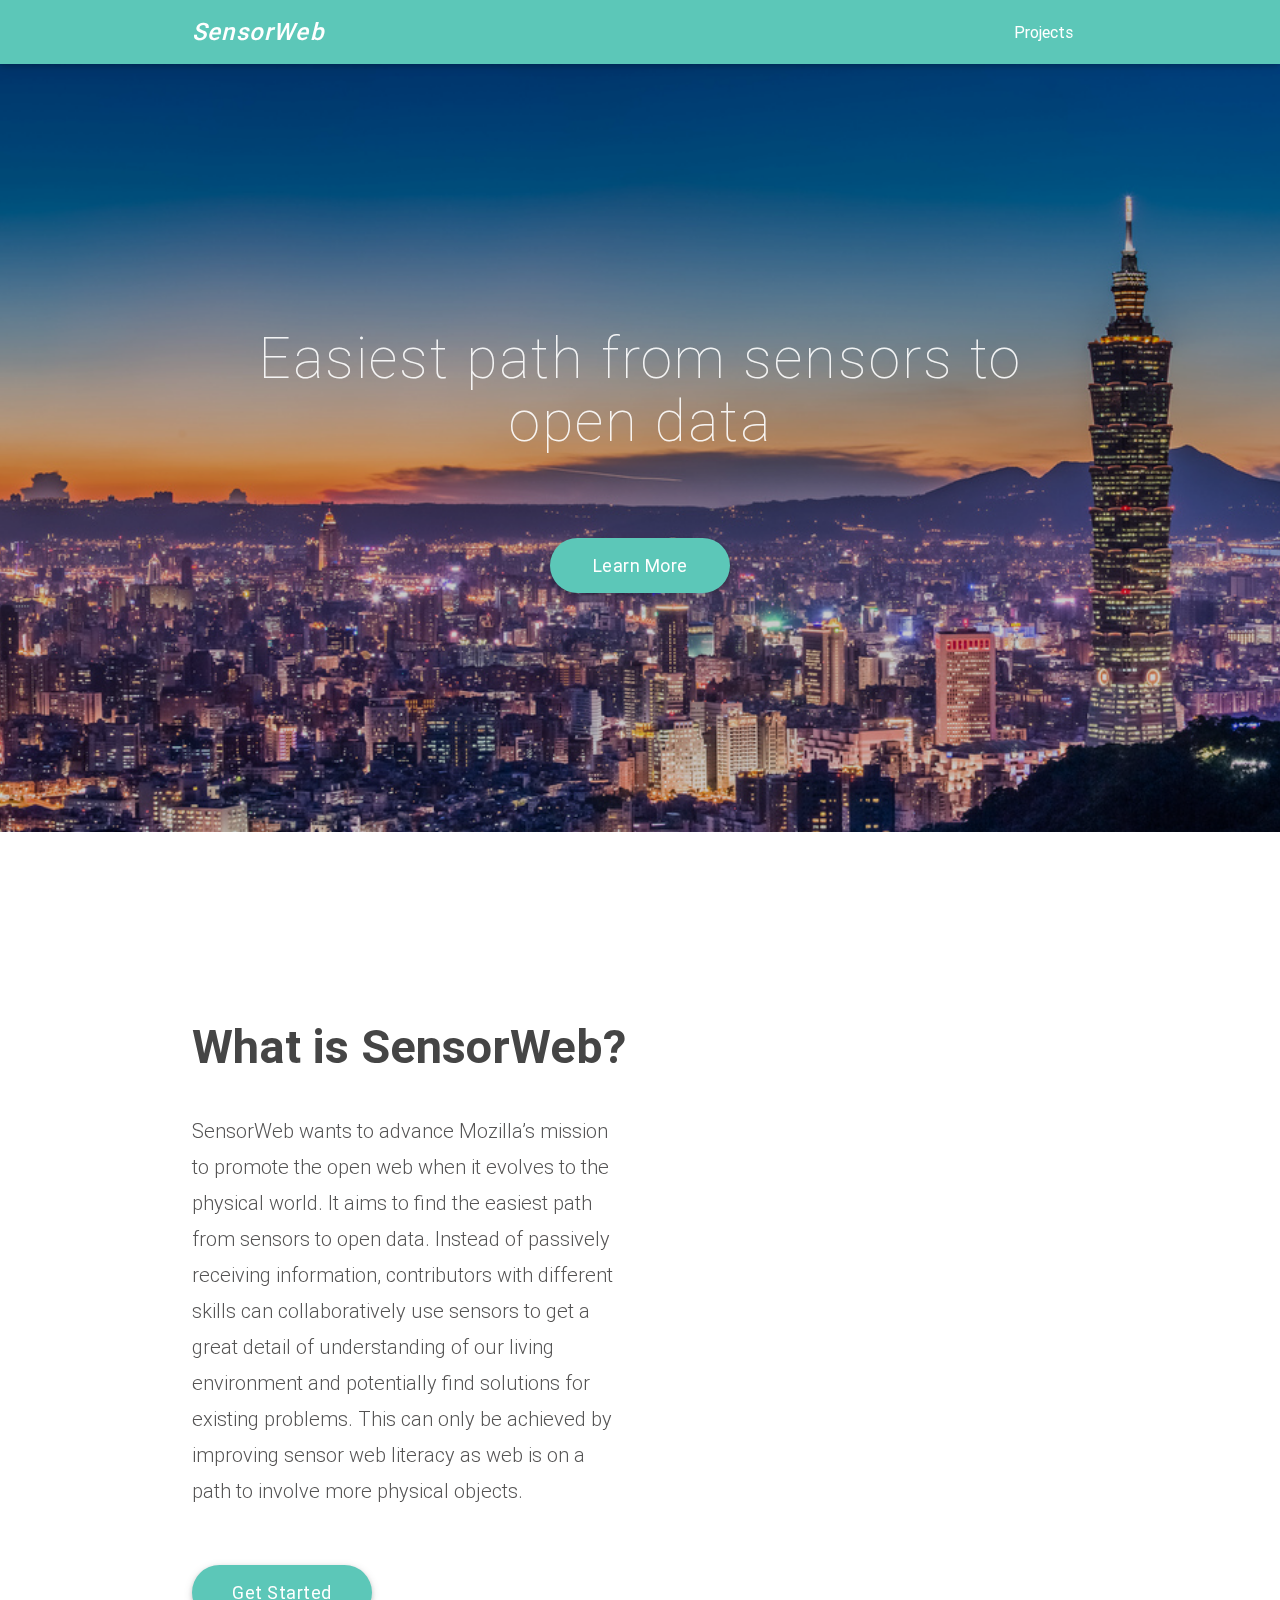
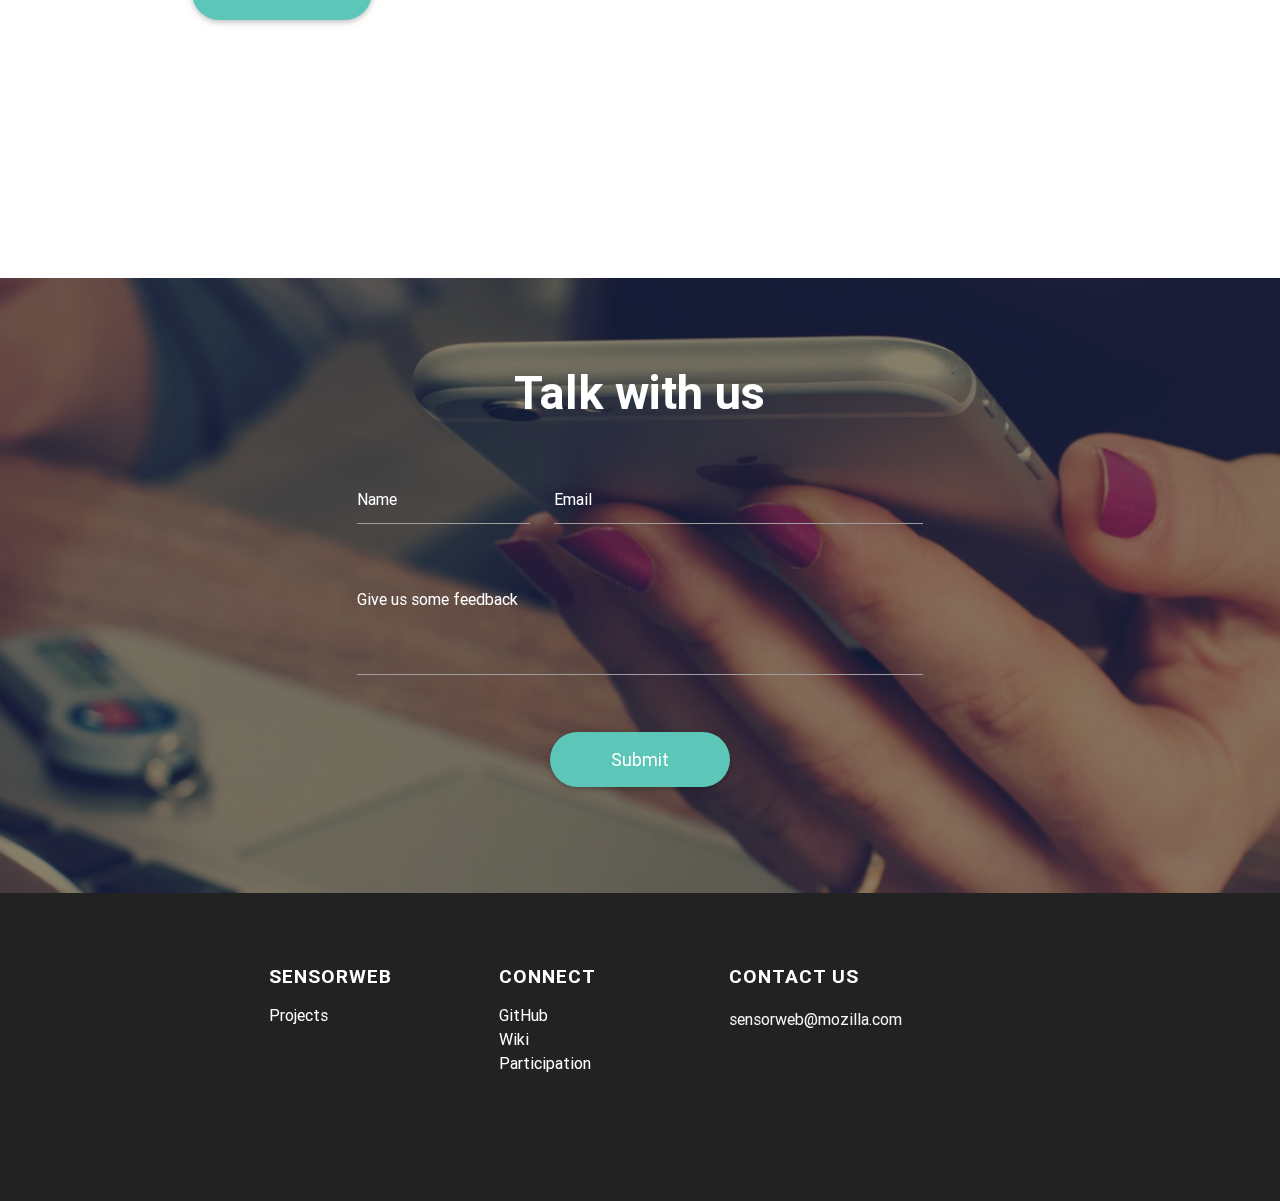
<file: index.html>
<!DOCTYPE html>
<html>
<head>
  <meta http-equiv="Content-Type" content="text/html; charset=UTF-8"/>
  <meta name="viewport" content="width=device-width, initial-scale=1, maximum-scale=1.0, user-scalable=no"/>
  <title>SensorWeb</title>
  <link href="https://fonts.googleapis.com/icon?family=Material+Icons" rel="stylesheet">
  <link href="css/materialize.css" type="text/css" rel="stylesheet" media="screen,projection"/>
  <link href="css/style.css" type="text/css" rel="stylesheet" media="screen,projection"/>
  <link href="css/index.css" type="text/css" rel="stylesheet" media="screen,projection"/>
</head>
<body>
  <div class="navbar-fixed">
    <nav class="teal" role="navigation">
      <div class="nav-wrapper container">
        <a id="logo-container" href="/" class="brand-logo">SensorWeb</a>
        <ul class="right hide-on-med-and-down">
          <li><a href="projects.html">Projects</a></li>
          <!-- <li><a href="documentation.html">Documentation</a></li>
          <li><a href="sensor-management.html">Login</a></li> -->
        </ul>

        <ul id="nav-mobile" class="side-nav">
          <li><a href="projects.html">Projects</a></li>
          <!-- <li><a href="documentation.html">Documentation</a></li>
          <li><a href="sensor-management.html">Login</a></li> -->
        </ul>
        <a href="#" data-activates="nav-mobile" class="button-collapse"><i class="material-icons">menu</i></a>
      </div>
    </nav>
  </div>

  <div id="index-banner" class="parallax-container valign-wrapper">
    <div class="section no-pad-bot">
      <div class="container">
        <div class="row center valign">
          <h2 class="header col s12 light">Easiest path from sensors to open data<br><br></h2>
          <a href="#what" id="learn" class="waves-effect waves-light btn-large">Learn More</a>
        </div>
      </div>
    </div>
    <div class="parallax"><img src="images/01_cover.png" alt="Unsplashed background img 1"></div>
  </div>
  
  <div class="container" id="what">
    <div class="section">
      <div class="row">
        <div class="col s12 l6">
          <h3>What is SensorWeb?</h3>
          <p class="contents">
            SensorWeb wants to advance Mozilla’s mission to promote the open web when it evolves to the physical world. It aims to find the easiest path from sensors to open data. Instead of passively receiving information, contributors with different skills can collaboratively use sensors to get a great detail of understanding of our living environment and potentially find solutions for existing problems. This can only be achieved by improving sensor web literacy as web is on a path to involve more physical objects. <br><br>
          </p>
          <a href="projects.html" class="waves-effect waves-light btn-large">Get Started</a><br><br><br><br>
        </div>
        <div class="col s12 l6">
          <div class="place-image1"></div>
        </div>
        <!-- <div class="col s12 m4">
          <div class="icon-block">
            <h2 class="center brown-text"><i class="material-icons">flash_on</i></h2>
            <h5 class="center">Speeds up development</h5>

            <p class="light">We did most of the heavy lifting for you to provide a default stylings that incorporate our custom components. Additionally, we refined animations and transitions to provide a smoother experience for developers.</p>
          </div>
        </div>

        <div class="col s12 m4">
          <div class="icon-block">
            <h2 class="center brown-text"><i class="material-icons">group</i></h2>
            <h5 class="center">User Experience Focused</h5>

            <p class="light">By utilizing elements and principles of Material Design, we were able to create a framework that incorporates components and animations that provide more feedback to users. Additionally, a single underlying responsive system across all platforms allow for a more unified user experience.</p>
          </div>
        </div>

        <div class="col s12 m4">
          <div class="icon-block">
            <h2 class="center brown-text"><i class="material-icons">settings</i></h2>
            <h5 class="center">Easy to work with</h5>

            <p class="light">We have provided detailed documentation as well as specific code examples to help new users get started. We are also always open to feedback and can answer any questions a user may have about Materialize.</p>
          </div>
        </div> -->
      </div>
    </div>
  </div>
  <div id="index-contact-banner" class="banner">
    <div class="container">
      <div class="section center">
        <div class="row">
          <div class="col s12 l8 offset-l2">
          <h3>Talk with us</h3>

          <script type="text/javascript">var submitted=false;</script>
          <iframe name="hidden_iframe" id="hidden_iframe"
          style="display:none;" onload="if(submitted)
          { $('#index-thx-modal').openModal();}"></iframe>
          <form class="col s12" action="https://docs.google.com/forms/d/1jepSMS0mLhVRAFuY4ykg7dmVYucxIdJrsvUBRQLGZ8Q/formResponse" method="POST" id="index-form" target="hidden_iframe" onsubmit="submitted=true;"><!--<ol role="list" class="ss-question-list" style="padding-left: 0">-->
            <!-- <ol role="list" class="ss-question-list" style="padding-left: 0"> -->
            <div class="row">
              <div class="input-field col l4 s12">
                <div class="ss-form-question errorbox-good" role="listitem">
                <div dir="auto" class="ss-item ss-item-required ss-text"><div class="ss-form-entry">
                <label class="ss-q-item-label" for="entry_299292777"><div class="title">Name
                <label for="itemView.getDomIdToLabel()" aria-label="(Required field)"></label>
                <!-- <span class="ss-required-asterisk" aria-hidden="true">*</span>--></div>
                <div class="ss-q-help ss-secondary-text" dir="auto"></div></label>
                <input name="entry.299292777" value="" class="ss-q-short" id="entry_299292777" dir="auto" aria-label="Name  " aria-required="true" required="" title="" type="text">
                <div class="error-message" id="1756832587_errorMessage"></div>
                <!-- <div class="required-message">This is a required question</div> -->
                </div></div></div>
              </div>
              <div class="input-field col l8 s12">
                <div class="ss-form-question errorbox-good" role="listitem">
                <div dir="auto" class="ss-item ss-item-required ss-text"><div class="ss-form-entry">
                <label class="ss-q-item-label" for="entry_1058767520"><div class="title">Email
                <label for="itemView.getDomIdToLabel()" aria-label="(Required field)"></label>
                <!-- <span class="ss-required-asterisk" aria-hidden="true">*</span>--></div>
                <div class="ss-q-help ss-secondary-text" dir="auto"></div></label>
                <input name="entry.1058767520" value="" class="validate" id="entry_1058767520" dir="auto" aria-label="Email  Must be a valid email address" aria-required="true" required="" title="Must be a valid email address" type="email">
                <!-- <div class="error-message" id="1669180992_errorMessage">Must be a valid email address</div> -->
                <!-- <div class="required-message">This is a required question</div> -->
                </div></div></div>
              </div>
            </div>

            <div class="row">
              <div class="input-field col s12">
                <div class="ss-form-question errorbox-good" role="listitem">
                <div dir="auto" class="ss-item  ss-paragraph-text"><div class="ss-form-entry">
                <label class="ss-q-item-label" for="entry_504531199"><div class="title">Give us some feedback
                </div>
                <div class="ss-q-help ss-secondary-text" dir="auto"></div></label>
                <textarea name="entry.504531199" rows="8" cols="0" class="materialize-textarea" id="entry_504531199" dir="auto" aria-label="Feedback  "></textarea>
                <div class="error-message" id="1636085953_errorMessage"></div>
                <!-- <div class="required-message">This is a required question</div> -->
                </div></div></div>
              </div>
            </div>
            <div class="row">
              <div class="input-field col s12">
                <input name="draftResponse" value="[,,&quot;-1074461895148433604&quot;]
                " type="hidden">
                <input name="pageHistory" value="0" type="hidden">

                <input name="fvv" value="0" type="hidden">


                <input name="fbzx" value="-1074461895148433604" type="hidden">

                <!-- <div class="ss-item ss-navigate"><table id="navigation-table"><tbody><tr><td class="ss-form-entry goog-inline-block" id="navigation-buttons" dir="ltr"> -->
                <input name="submit" value="Submit" id="ss-submit" class="waves-effect waves-light btn-large" type="submit">
              </div>
            </div>
            <!-- <div class="ss-password-warning ss-secondary-text">Never submit passwords through Google Forms.</div></td> -->
            <!-- </tr></tbody></table></div></ol> -->
          </form>
          <!-- <iframe  src="https://docs.google.com/forms/d/1jepSMS0mLhVRAFuY4ykg7dmVYucxIdJrsvUBRQLGZ8Q/viewform?embedded=true" width="70%" height="600" frameborder="0" marginheight="0" marginwidth="0">Loading...</iframe> -->
          </div>
        </div>
      </div>
    </div>
  </div>

  <!-- Modal Structure -->
  <div id="index-thx-modal" class="modal">
    <div class="modal-content">
      <h4>Thanks for the feedback</h4>
      <p>We really appriciate your feedback!!</p>
    </div>
  </div>

  <footer class="page-footer teal">
    <div class="container">
      <div class="row">
        <div class="col l3 s12 offset-l1">
          <h5 class="white-text head">SensorWeb</h5>
          <ul>
            <li><a class="white-text" href="projects.html">Projects</a></li>
          </ul>
        </div>
        <div class="col l3 s12">
          <h5 class="white-text head">Connect</h5>
          <ul>
            <li><a class="white-text" href="https://github.com/sensor-web" target="_blank">GitHub</a></li>
            <li><a class="white-text" href="https://wiki.mozilla.org/SensorWeb" target="_blank">Wiki</a></li>
            <li><a class="white-text" href="https://wiki.mozilla.org/Connected_Devices/Participation" target="_blank">Participation</a></li>
          </ul>
        </div>
        <div class="col l4 s12">
          <h5 class="white-text head">Contact Us</h5>
          <p class="grey-text text-lighten-4">sensorweb@mozilla.com</p>
        </div>
      </div>
    </div>
    <div class="footer-copyright">
      <!-- <div class="container">
      Made by <a class="brown-text text-lighten-3" href="http://materializecss.com">Materialize</a>
      </div> -->
    </div>
  </footer>

  <script src="https://code.jquery.com/jquery-2.1.1.min.js"></script>
  <script src="js/materialize.min.js"></script>
  <script src="js/init.js"></script>
  <script src="js/index.js"></script>
  <script>
    (function(i,s,o,g,r,a,m){i['GoogleAnalyticsObject']=r;i[r]=i[r]||function(){
    (i[r].q=i[r].q||[]).push(arguments)},i[r].l=1*new Date();a=s.createElement(o),
    m=s.getElementsByTagName(o)[0];a.async=1;a.src=g;m.parentNode.insertBefore(a,m)
    })(window,document,'script','//www.google-analytics.com/analytics.js','ga');
    ga('create', 'UA-75040994-1', 'auto');
    ga('send', 'pageview');
  </script>
</body>
</html>
</file>
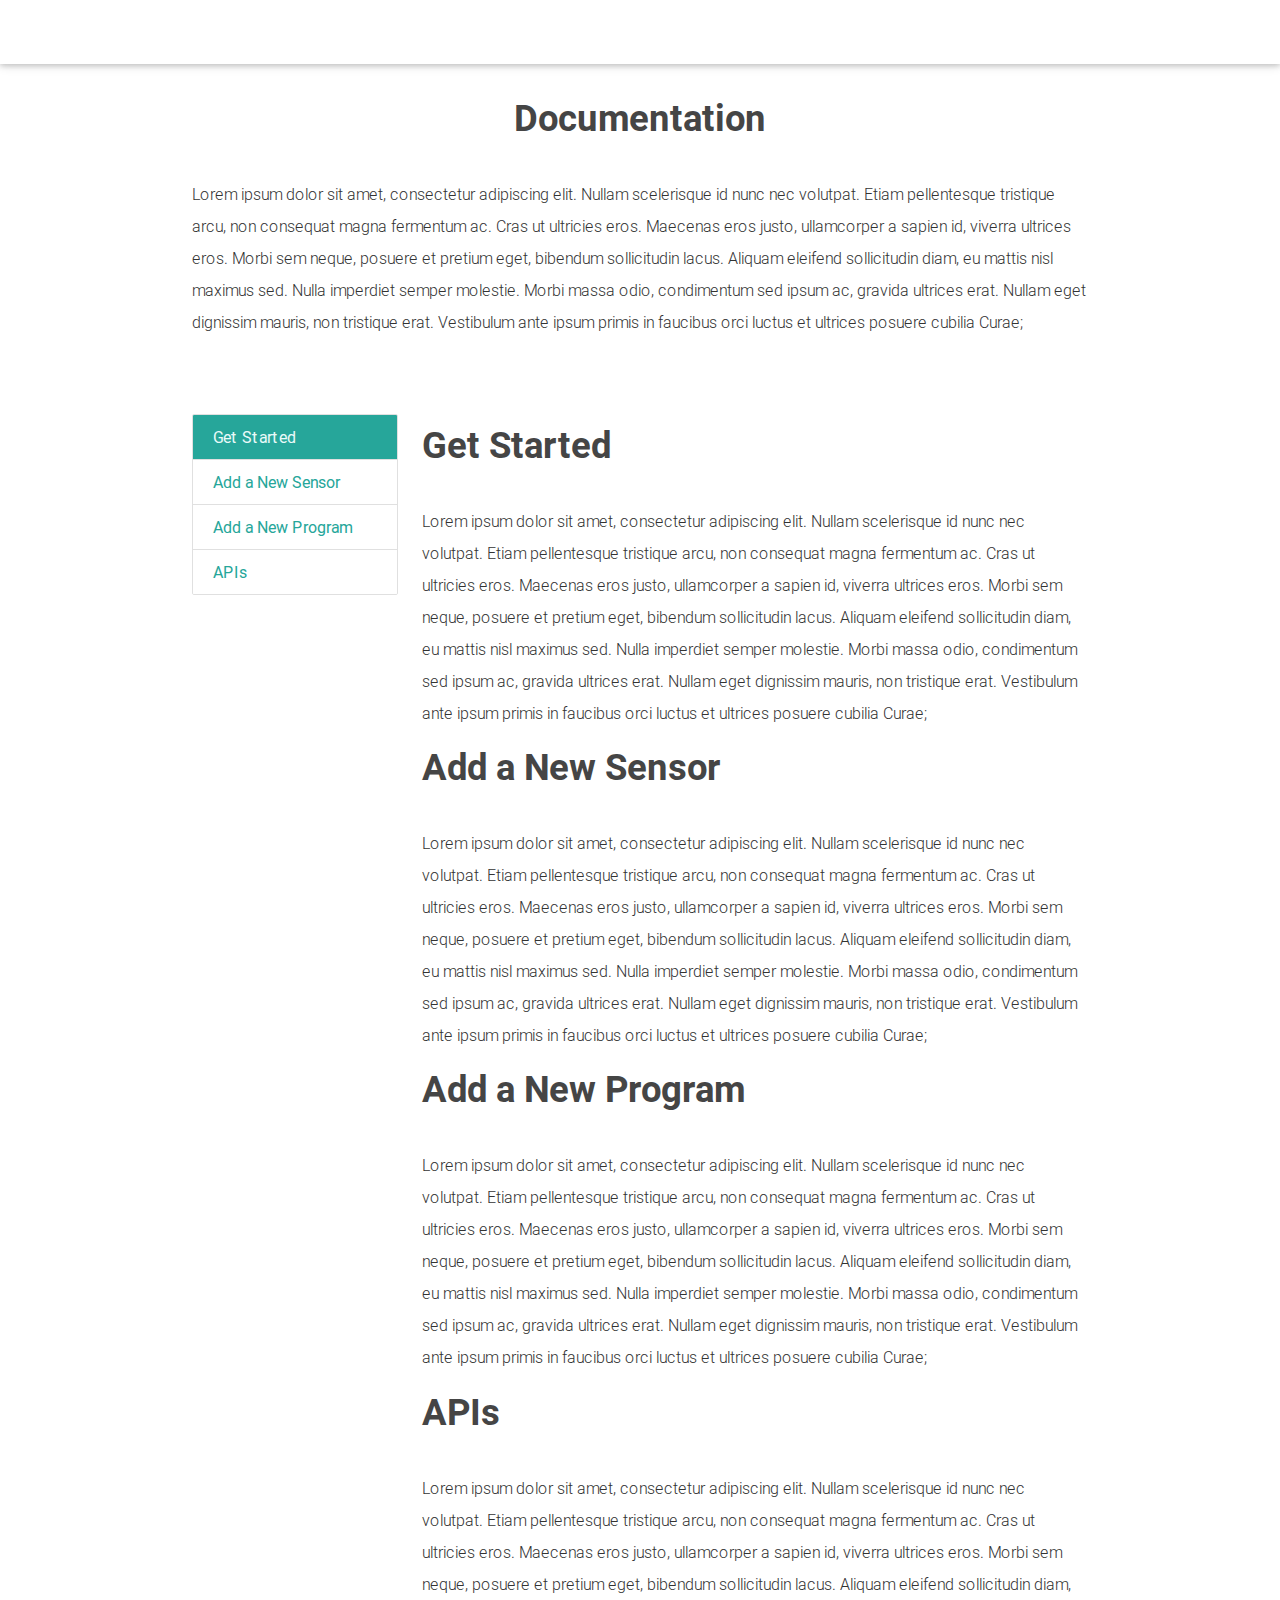
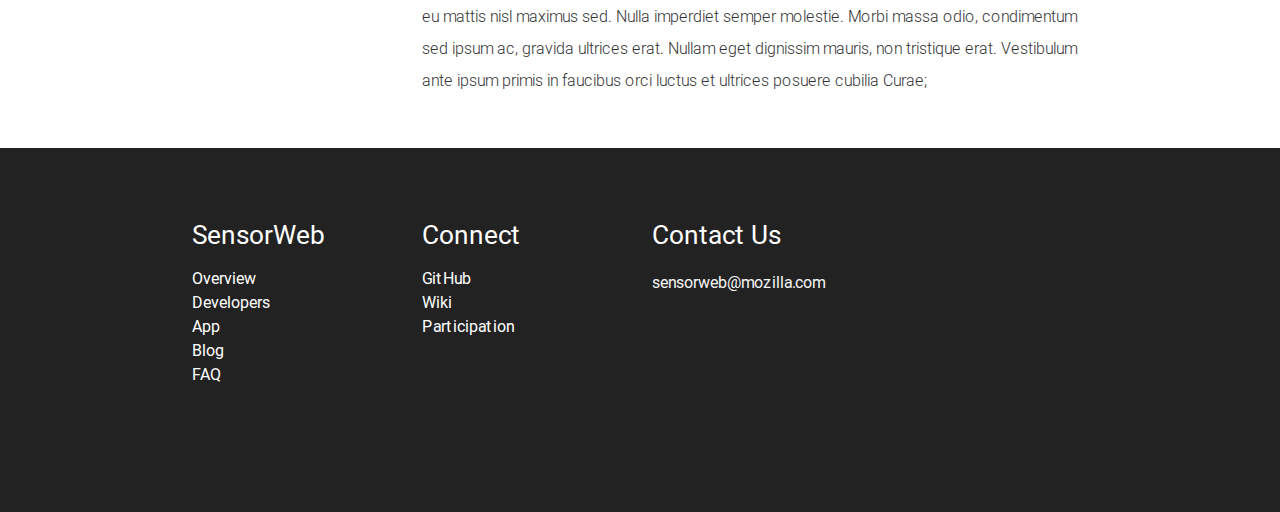
<file: documentation.html>
<!DOCTYPE html>
<html lang="en">
<head>
  <meta http-equiv="Content-Type" content="text/html; charset=UTF-8"/>
  <meta name="viewport" content="width=device-width, initial-scale=1, maximum-scale=1.0, user-scalable=no"/>
  <title>SensorWeb</title>

  <!-- CSS  -->
  <link href="https://fonts.googleapis.com/icon?family=Material+Icons" rel="stylesheet">
  <link href="css/materialize.css" type="text/css" rel="stylesheet" media="screen,projection"/>
  <link href="css/style.css" type="text/css" rel="stylesheet" media="screen,projection"/>
</head>
<body>
  <nav class="white" role="navigation">
    <div class="nav-wrapper container">
      <a id="logo-container" href="index.html" class="brand-logo">SensorWeb</a>
      <ul class="right hide-on-med-and-down">
        <li><a href="programs.html">Programs</a></li>
        <li><a href="documentation.html">Documentation</a></li>
        <li><a href="sensor-management.html">Login</a></li>
      </ul>

      <ul id="nav-mobile" class="side-nav">
        <li><a href="programs.html">Programs</a></li>
        <li><a href="documentation.html">Documentation</a></li>
        <li><a href="sensor-management.html">Login</a></li>
      </ul>
      <a href="#" data-activates="nav-mobile" class="button-collapse"><i class="material-icons">menu</i></a>
    </div>
  </nav>

  <div class="container">
    <div class="section">
      <div class="row">
        <div class="col s12 center">
          <h4>Documentation</h4>
          <p class="left-align light">Lorem ipsum dolor sit amet, consectetur adipiscing elit. Nullam scelerisque id nunc nec volutpat. Etiam pellentesque tristique arcu, non consequat magna fermentum ac. Cras ut ultricies eros. Maecenas eros justo, ullamcorper a sapien id, viverra ultrices eros. Morbi sem neque, posuere et pretium eget, bibendum sollicitudin lacus. Aliquam eleifend sollicitudin diam, eu mattis nisl maximus sed. Nulla imperdiet semper molestie. Morbi massa odio, condimentum sed ipsum ac, gravida ultrices erat. Nullam eget dignissim mauris, non tristique erat. Vestibulum ante ipsum primis in faucibus orci luctus et ultrices posuere cubilia Curae;</p>
        </div>
      </div>

    </div>
  </div>

  <div class="container">
    <div class="section">
      <div class="row">
        <div class="col s12 m3">
          <div class="collection">
            <a href="#!" class="collection-item active">Get Started</a>
            <a href="#!" class="collection-item">Add a New Sensor</a>
            <a href="#!" class="collection-item">Add a New Program</a>
            <a href="#!" class="collection-item">APIs</a>
          </div>
        </div>
        <div class="col s12 m9">
          <h4>Get Started</h4>
          <p class="left-align light">Lorem ipsum dolor sit amet, consectetur adipiscing elit. Nullam scelerisque id nunc nec volutpat. Etiam pellentesque tristique arcu, non consequat magna fermentum ac. Cras ut ultricies eros. Maecenas eros justo, ullamcorper a sapien id, viverra ultrices eros. Morbi sem neque, posuere et pretium eget, bibendum sollicitudin lacus. Aliquam eleifend sollicitudin diam, eu mattis nisl maximus sed. Nulla imperdiet semper molestie. Morbi massa odio, condimentum sed ipsum ac, gravida ultrices erat. Nullam eget dignissim mauris, non tristique erat. Vestibulum ante ipsum primis in faucibus orci luctus et ultrices posuere cubilia Curae;</p>

          <h4>Add a New Sensor</h4>
          <p class="left-align light">Lorem ipsum dolor sit amet, consectetur adipiscing elit. Nullam scelerisque id nunc nec volutpat. Etiam pellentesque tristique arcu, non consequat magna fermentum ac. Cras ut ultricies eros. Maecenas eros justo, ullamcorper a sapien id, viverra ultrices eros. Morbi sem neque, posuere et pretium eget, bibendum sollicitudin lacus. Aliquam eleifend sollicitudin diam, eu mattis nisl maximus sed. Nulla imperdiet semper molestie. Morbi massa odio, condimentum sed ipsum ac, gravida ultrices erat. Nullam eget dignissim mauris, non tristique erat. Vestibulum ante ipsum primis in faucibus orci luctus et ultrices posuere cubilia Curae;</p>

          <h4>Add a New Program</h4>
          <p class="left-align light">Lorem ipsum dolor sit amet, consectetur adipiscing elit. Nullam scelerisque id nunc nec volutpat. Etiam pellentesque tristique arcu, non consequat magna fermentum ac. Cras ut ultricies eros. Maecenas eros justo, ullamcorper a sapien id, viverra ultrices eros. Morbi sem neque, posuere et pretium eget, bibendum sollicitudin lacus. Aliquam eleifend sollicitudin diam, eu mattis nisl maximus sed. Nulla imperdiet semper molestie. Morbi massa odio, condimentum sed ipsum ac, gravida ultrices erat. Nullam eget dignissim mauris, non tristique erat. Vestibulum ante ipsum primis in faucibus orci luctus et ultrices posuere cubilia Curae;</p>

          <h4>APIs</h4>
          <p class="left-align light">Lorem ipsum dolor sit amet, consectetur adipiscing elit. Nullam scelerisque id nunc nec volutpat. Etiam pellentesque tristique arcu, non consequat magna fermentum ac. Cras ut ultricies eros. Maecenas eros justo, ullamcorper a sapien id, viverra ultrices eros. Morbi sem neque, posuere et pretium eget, bibendum sollicitudin lacus. Aliquam eleifend sollicitudin diam, eu mattis nisl maximus sed. Nulla imperdiet semper molestie. Morbi massa odio, condimentum sed ipsum ac, gravida ultrices erat. Nullam eget dignissim mauris, non tristique erat. Vestibulum ante ipsum primis in faucibus orci luctus et ultrices posuere cubilia Curae;</p>
        </div>
      </div>

    </div>
  </div>

  <footer class="page-footer teal">
    <div class="container">
      <div class="row">
        <div class="col l3 s12">
          <h5 class="white-text">SensorWeb</h5>
          <ul>
            <li><a class="white-text" href="#">Overview</a></li>
            <li><a class="white-text" href="#">Developers</a></li>
            <li><a class="white-text" href="#">App</a></li>
            <li><a class="white-text" href="#">Blog</a></li>
            <li><a class="white-text" href="#">FAQ</a></li>
          </ul>
        </div>
        <div class="col l3 s12">
          <h5 class="white-text">Connect</h5>
          <ul>
            <li><a class="white-text" href="https://github.com/sensor-web" target="_blank">GitHub</a></li>
            <li><a class="white-text" href="https://wiki.mozilla.org/SensorWeb" target="_blank">Wiki</a></li>
            <li><a class="white-text" href="https://wiki.mozilla.org/Connected_Devices/Participation" target="_blank">Participation</a></li>
          </ul>
        </div>
        <div class="col l6 s12">
          <h5 class="white-text">Contact Us</h5>
          <p class="grey-text text-lighten-4">sensorweb@mozilla.com</p>
        </div>
      </div>
    </div>
    <div class="footer-copyright">
      <div class="container">
      Made by <a class="brown-text text-lighten-3" href="http://materializecss.com">Materialize</a>
      </div>
    </div>
  </footer>

  <!--  Scripts-->
  <script src="https://code.jquery.com/jquery-2.1.1.min.js"></script>
  <script src="js/materialize.js"></script>
  <script src="js/init.js"></script>

  </body>
</html>
</file>
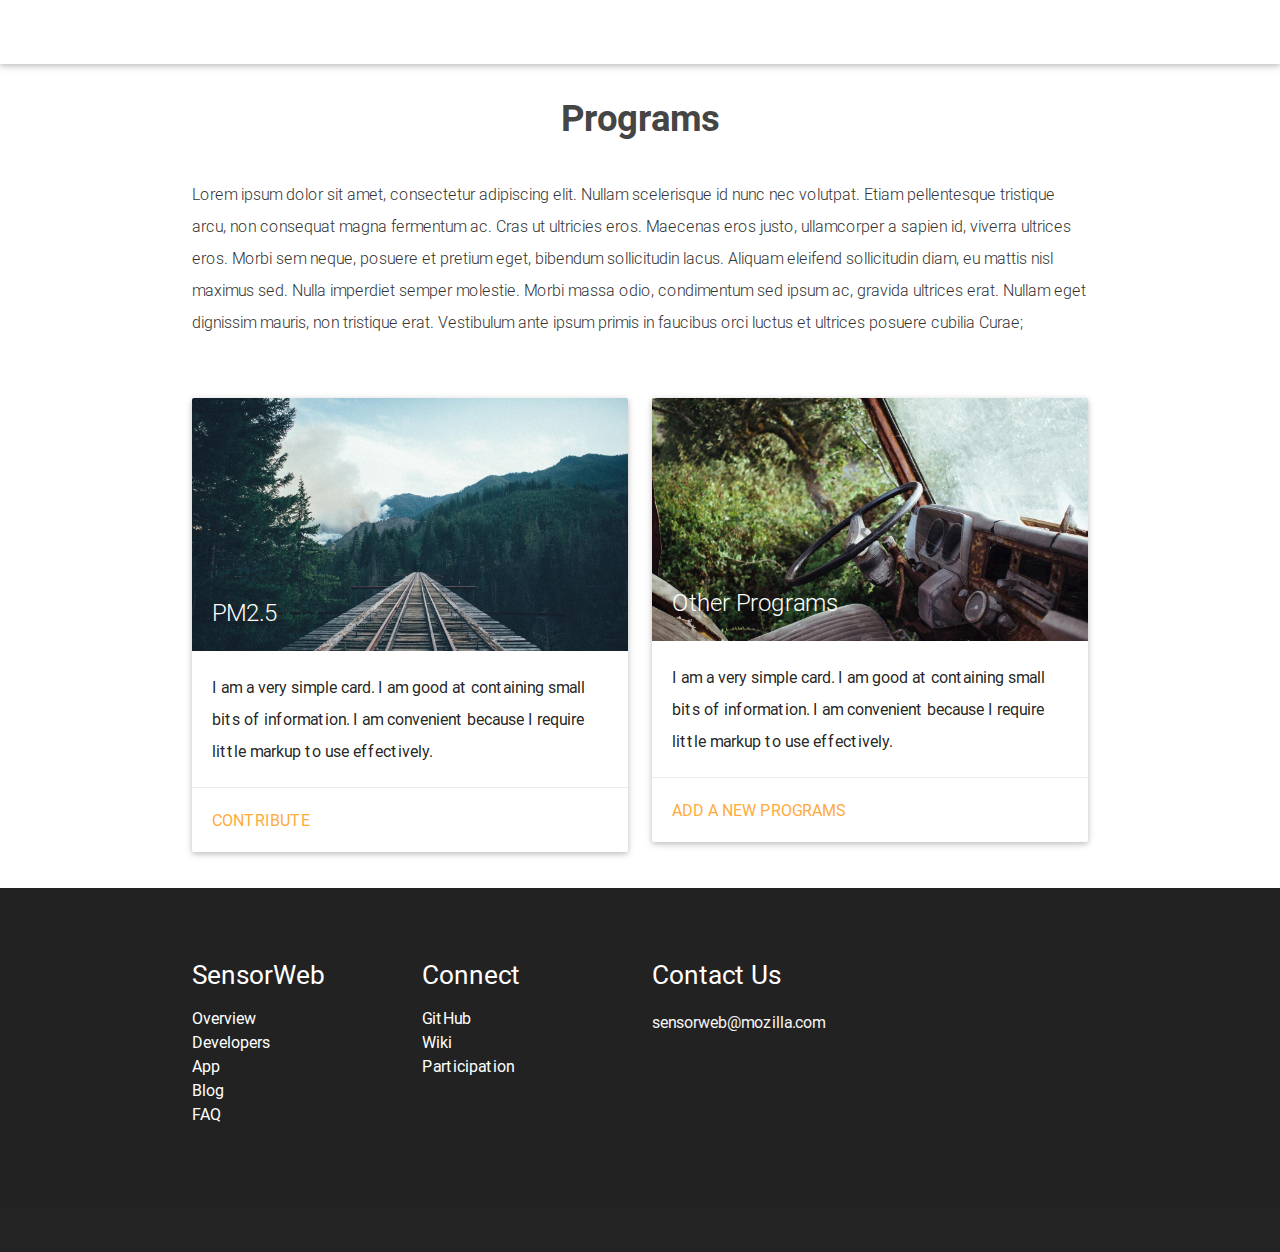
<file: program.html>
<!DOCTYPE html>
<html>
<head>
  <meta http-equiv="Content-Type" content="text/html; charset=UTF-8"/>
  <meta name="viewport" content="width=device-width, initial-scale=1, maximum-scale=1.0, user-scalable=no"/>
  <title>SensorWeb</title>
  <link href="https://fonts.googleapis.com/icon?family=Material+Icons" rel="stylesheet">
  <link href="css/materialize.css" type="text/css" rel="stylesheet" media="screen,projection"/>
  <link href="css/style.css" type="text/css" rel="stylesheet" media="screen,projection"/>
</head>
<body>
  <nav class="white" role="navigation">
    <div class="nav-wrapper container">
      <a id="logo-container" href="index.html" class="brand-logo">SensorWeb</a>
      <ul class="right hide-on-med-and-down">
        <li><a href="programs.html">Programs</a></li>
        <li><a href="documentation.html">Documentation</a></li>
        <li><a href="sensor-management.html">Login</a></li>
      </ul>

      <ul id="nav-mobile" class="side-nav">
        <li><a href="programs.html">Programs</a></li>
        <li><a href="documentation.html">Documentation</a></li>
        <li><a href="sensor-management.html">Login</a></li>
      </ul>
      <a href="#" data-activates="nav-mobile" class="button-collapse"><i class="material-icons">menu</i></a>
    </div>
  </nav>

  <div class="container">
    <div class="section">
      <div class="row">
        <div class="col s12 center">
          <h4>Programs</h4>
          <p class="left-align light">Lorem ipsum dolor sit amet, consectetur adipiscing elit. Nullam scelerisque id nunc nec volutpat. Etiam pellentesque tristique arcu, non consequat magna fermentum ac. Cras ut ultricies eros. Maecenas eros justo, ullamcorper a sapien id, viverra ultrices eros. Morbi sem neque, posuere et pretium eget, bibendum sollicitudin lacus. Aliquam eleifend sollicitudin diam, eu mattis nisl maximus sed. Nulla imperdiet semper molestie. Morbi massa odio, condimentum sed ipsum ac, gravida ultrices erat. Nullam eget dignissim mauris, non tristique erat. Vestibulum ante ipsum primis in faucibus orci luctus et ultrices posuere cubilia Curae;</p>
        </div>
      </div>

    </div>
  </div>

  <div class="container">
    <div class="row">
      <div class="col s12 m6">
        <div class="card">
          <div class="card-image">
            <a href="program-detail.html"><img src="images/background3.jpg"></a>
            <span class="card-title">PM2.5</span>
          </div>
          <div class="card-content">
            <p>I am a very simple card. I am good at containing small bits of information.
            I am convenient because I require little markup to use effectively.</p>
          </div>
          <div class="card-action">
            <a href="sensor-management.html">Contribute</a>
          </div>
        </div>
      </div>
      <div class="col s12 m6">
        <div class="card">
          <div class="card-image">
            <img src="images/background2.jpg">
            <span class="card-title">Other Programs</span>
          </div>
          <div class="card-content">
            <p>I am a very simple card. I am good at containing small bits of information.
            I am convenient because I require little markup to use effectively.</p>
          </div>
          <div class="card-action">
            <a href="#">Add a new programs</a>
          </div>
        </div>
      </div>
    </div>
  </div>

  <footer class="page-footer teal">
    <div class="container">
      <div class="row">
        <div class="col l3 s12">
          <h5 class="white-text">SensorWeb</h5>
          <ul>
            <li><a class="white-text" href="#">Overview</a></li>
            <li><a class="white-text" href="#">Developers</a></li>
            <li><a class="white-text" href="#">App</a></li>
            <li><a class="white-text" href="#">Blog</a></li>
            <li><a class="white-text" href="#">FAQ</a></li>
          </ul>
        </div>
        <div class="col l3 s12">
          <h5 class="white-text">Connect</h5>
          <ul>
            <li><a class="white-text" href="https://github.com/sensor-web" target="_blank">GitHub</a></li>
            <li><a class="white-text" href="https://wiki.mozilla.org/SensorWeb" target="_blank">Wiki</a></li>
            <li><a class="white-text" href="https://wiki.mozilla.org/Connected_Devices/Participation" target="_blank">Participation</a></li>
          </ul>
        </div>
        <div class="col l6 s12">
          <h5 class="white-text">Contact Us</h5>
          <p class="grey-text text-lighten-4">sensorweb@mozilla.com</p>
        </div>
      </div>
    </div>
    <div class="footer-copyright">
      <div class="container">
      Made by <a class="brown-text text-lighten-3" href="http://materializecss.com">Materialize</a>
      </div>
    </div>
  </footer>

  <script src="https://code.jquery.com/jquery-2.1.1.min.js"></script>
  <script src="js/materialize.min.js"></script>
  <script src="js/init.js"></script>
  <script src="js/program.js"></script>
  <script>
    (function(i,s,o,g,r,a,m){i['GoogleAnalyticsObject']=r;i[r]=i[r]||function(){
    (i[r].q=i[r].q||[]).push(arguments)},i[r].l=1*new Date();a=s.createElement(o),
    m=s.getElementsByTagName(o)[0];a.async=1;a.src=g;m.parentNode.insertBefore(a,m)
    })(window,document,'script','//www.google-analytics.com/analytics.js','ga');
    ga('create', 'UA-75040994-1', 'auto');
    ga('send', 'pageview');
  </script>
</body>
</html>
</file>
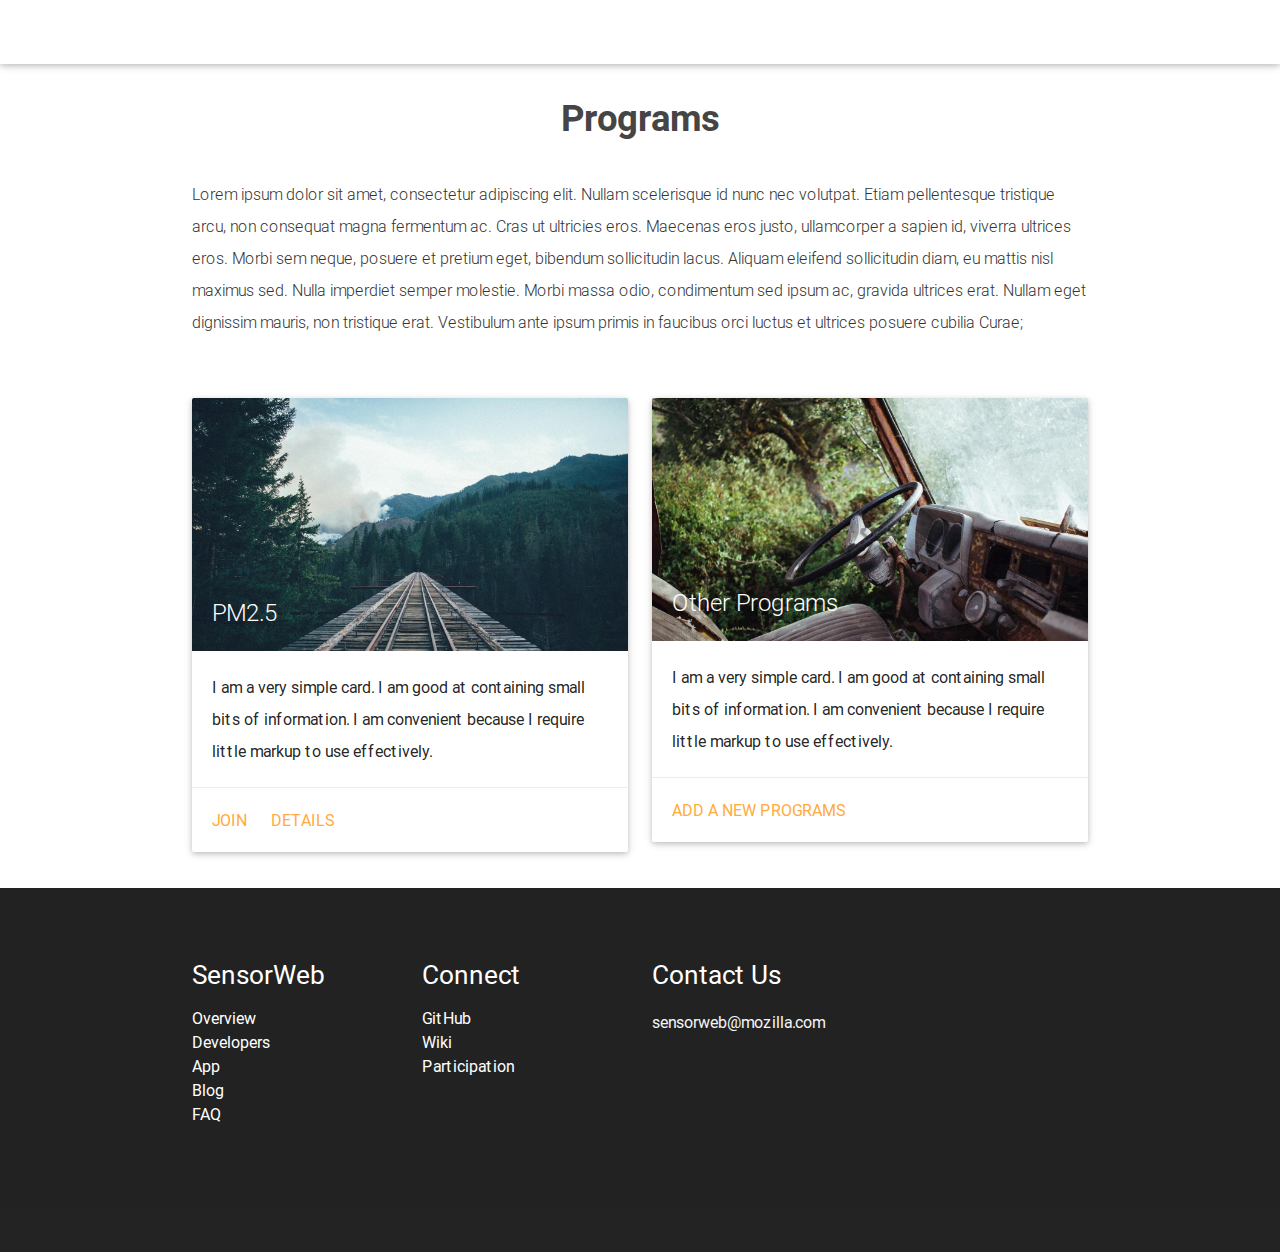
<file: programs.html>
<!DOCTYPE html>
<html lang="en">
<head>
  <meta http-equiv="Content-Type" content="text/html; charset=UTF-8"/>
  <meta name="viewport" content="width=device-width, initial-scale=1, maximum-scale=1.0, user-scalable=no"/>
  <title>SensorWeb</title>

  <!-- CSS  -->
  <link href="https://fonts.googleapis.com/icon?family=Material+Icons" rel="stylesheet">
  <link href="css/materialize.css" type="text/css" rel="stylesheet" media="screen,projection"/>
  <link href="css/style.css" type="text/css" rel="stylesheet" media="screen,projection"/>
</head>
<body>
  <nav class="white" role="navigation">
    <div class="nav-wrapper container">
      <a id="logo-container" href="index.html" class="brand-logo">SensorWeb</a>
      <ul class="right hide-on-med-and-down">
        <li><a href="programs.html">Programs</a></li>
        <li><a href="documentation.html">Documentation</a></li>
        <li><a href="sensor-management.html">Login</a></li>
      </ul>

      <ul id="nav-mobile" class="side-nav">
        <li><a href="programs.html">Programs</a></li>
        <li><a href="documentation.html">Documentation</a></li>
        <li><a href="sensor-management.html">Login</a></li>
      </ul>
      <a href="#" data-activates="nav-mobile" class="button-collapse"><i class="material-icons">menu</i></a>
    </div>
  </nav>

  <div class="container">
    <div class="section">
      <div class="row">
        <div class="col s12 center">
          <h4>Programs</h4>
          <p class="left-align light">Lorem ipsum dolor sit amet, consectetur adipiscing elit. Nullam scelerisque id nunc nec volutpat. Etiam pellentesque tristique arcu, non consequat magna fermentum ac. Cras ut ultricies eros. Maecenas eros justo, ullamcorper a sapien id, viverra ultrices eros. Morbi sem neque, posuere et pretium eget, bibendum sollicitudin lacus. Aliquam eleifend sollicitudin diam, eu mattis nisl maximus sed. Nulla imperdiet semper molestie. Morbi massa odio, condimentum sed ipsum ac, gravida ultrices erat. Nullam eget dignissim mauris, non tristique erat. Vestibulum ante ipsum primis in faucibus orci luctus et ultrices posuere cubilia Curae;</p>
        </div>
      </div>

    </div>
  </div>

  <div class="container">
    <div class="row">
      <div class="col s12 m6">
        <div class="card">
          <div class="card-image">
            <img src="images/background3.jpg">
            <span class="card-title">PM2.5</span>
          </div>
          <div class="card-content">
            <p>I am a very simple card. I am good at containing small bits of information.
            I am convenient because I require little markup to use effectively.</p>
          </div>
          <div class="card-action">
            <a href="#">Join</a>
            <a href="#">Details</a>
          </div>
        </div>
      </div>
      <div class="col s12 m6">
        <div class="card">
          <div class="card-image">
            <img src="images/background2.jpg">
            <span class="card-title">Other Programs</span>
          </div>
          <div class="card-content">
            <p>I am a very simple card. I am good at containing small bits of information.
            I am convenient because I require little markup to use effectively.</p>
          </div>
          <div class="card-action">
            <a href="#">Add a new programs</a>
          </div>
        </div>
      </div>
    </div>
  </div>

  <footer class="page-footer teal">
    <div class="container">
      <div class="row">
        <div class="col l3 s12">
          <h5 class="white-text">SensorWeb</h5>
          <ul>
            <li><a class="white-text" href="#">Overview</a></li>
            <li><a class="white-text" href="#">Developers</a></li>
            <li><a class="white-text" href="#">App</a></li>
            <li><a class="white-text" href="#">Blog</a></li>
            <li><a class="white-text" href="#">FAQ</a></li>
          </ul>
        </div>
        <div class="col l3 s12">
          <h5 class="white-text">Connect</h5>
          <ul>
            <li><a class="white-text" href="https://github.com/sensor-web" target="_blank">GitHub</a></li>
            <li><a class="white-text" href="https://wiki.mozilla.org/SensorWeb" target="_blank">Wiki</a></li>
            <li><a class="white-text" href="https://wiki.mozilla.org/Connected_Devices/Participation" target="_blank">Participation</a></li>
          </ul>
        </div>
        <div class="col l6 s12">
          <h5 class="white-text">Contact Us</h5>
          <p class="grey-text text-lighten-4">sensorweb@mozilla.com</p>
        </div>
      </div>
    </div>
    <div class="footer-copyright">
      <div class="container">
      Made by <a class="brown-text text-lighten-3" href="http://materializecss.com">Materialize</a>
      </div>
    </div>
  </footer>

  <!--  Scripts-->
  <script src="https://code.jquery.com/jquery-2.1.1.min.js"></script>
  <script src="js/materialize.js"></script>
  <script src="js/init.js"></script>

  </body>
</html>
</file>
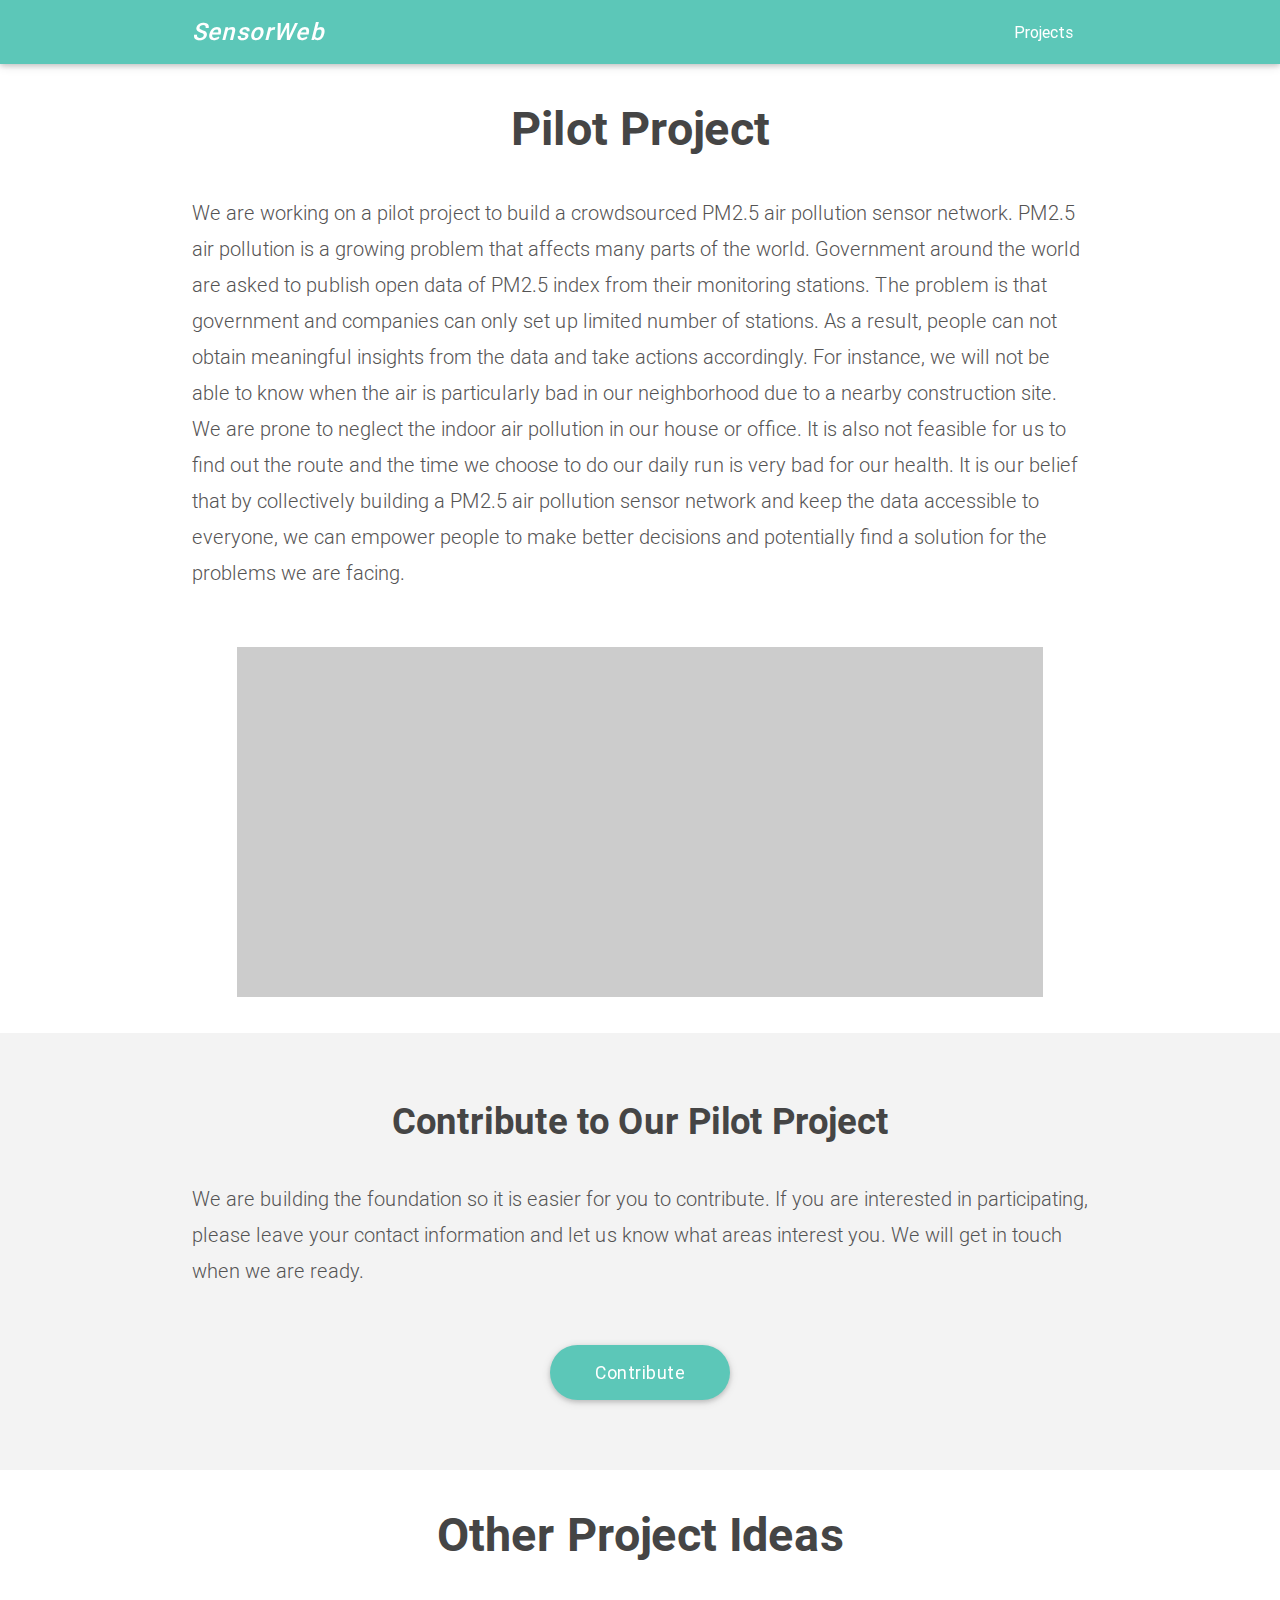
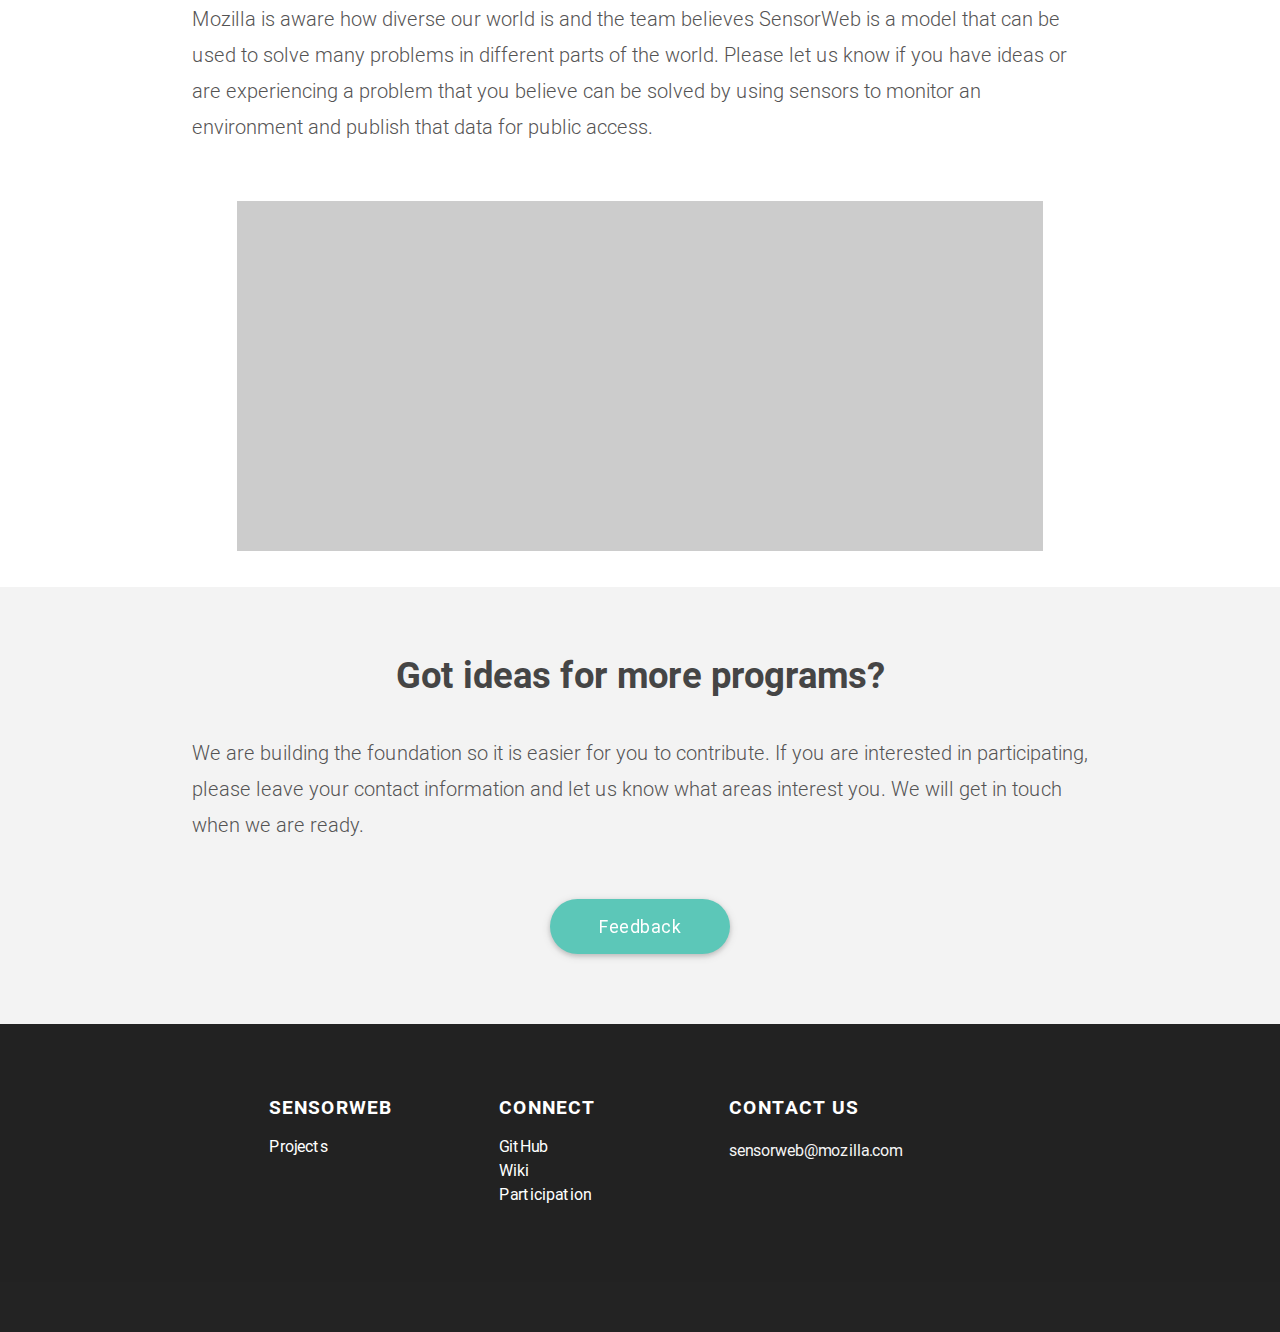
<file: projects.html>
<!DOCTYPE html>
<html>
<head>
  <meta http-equiv="Content-Type" content="text/html; charset=UTF-8"/>
  <meta name="viewport" content="width=device-width, initial-scale=1, maximum-scale=1.0, user-scalable=no"/>
  <title>SensorWeb</title>
  <link href="https://fonts.googleapis.com/icon?family=Material+Icons" rel="stylesheet">
  <link href="css/materialize.css" type="text/css" rel="stylesheet" media="screen,projection"/>
  <link href="css/style.css" type="text/css" rel="stylesheet" media="screen,projection"/>
  <link href="css/projects.css" type="text/css" rel="stylesheet" media="screen,projection"/>
</head>
<body>
  <div class="navbar-fixed">
    <nav class="teal" role="navigation">
      <div class="nav-wrapper container">
        <a id="logo-container" href="index.html" class="brand-logo">SensorWeb</a>
        <ul class="right hide-on-med-and-down">
          <li><a href="projects.html">Projects</a></li>
          <!-- <li><a href="documentation.html">Documentation</a></li>
          <li><a href="sensor-management.html">Login</a></li> -->
        </ul>

        <ul id="nav-mobile" class="side-nav">
          <li><a href="projects.html">Projects</a></li>
          <!-- <li><a href="documentation.html">Documentation</a></li>
          <li><a href="sensor-management.html">Login</a></li> -->
        </ul>
        <a href="#" data-activates="nav-mobile" class="button-collapse"><i class="material-icons">menu</i></a>
      </div>
    </nav>
  </div>

  <div class="container projects">
    <div class="section">
      <div class="row">
        <div class="col s12">
          <h3 class="center-align">Pilot Project</h3>
          <p class="contents">We are working on a pilot project to build a crowdsourced PM2.5 air pollution sensor network. PM2.5 air pollution is a growing problem that affects many parts of the world. Government around the world are asked to publish open data of PM2.5 index from their monitoring stations. The problem is that government and companies can only set up limited number of stations. As a result, people can not obtain meaningful insights from the data and take actions accordingly. For instance, we will not be able to know when the air is particularly bad in our neighborhood due to a nearby construction site. We are prone to neglect the indoor air pollution in our house or office. It is also not feasible for us to find out the route and the time we choose to do our daily run is very bad for our health. It is our belief that by collectively building a PM2.5 air pollution sensor network and keep the data accessible to everyone, we can empower people to make better decisions and potentially find a solution for the problems we are facing. </br></br>
          </p>
          <div class="place-image"></div>
        </div>
      </div>
    </div>
  </div>
  <div class="banner">
    <div class="container">
      <div class="row">
          <div class="col s12 center">
            <h4 class="center-align">Contribute to Our Pilot Project</h4>
            <p class="contents">We are building the foundation so it is easier for you to contribute. If you are interested in participating, please leave your contact information and let us know what areas interest you. We will get in touch when we are ready. </br></br>
            </p>
            <a href="#" class="waves-effect waves-light btn-large">Contribute</a>
          </div>
        </div>
      </div>
  </div>

  <div class="container projects">
    <div class="section">
      <div class="row">
        <div class="col s12">
          <h3 class="center-align">Other Project Ideas</h3>
          <p class="contents">Mozilla is aware how diverse our world is and the team believes SensorWeb is a model that can be used to solve many problems in different parts of the world. Please let us know if you have ideas or are experiencing a problem that you believe can be solved by using sensors to monitor an environment and publish that data for public access. </br></br>
          </p>
          <div class="place-image"></div>
        </div>
      </div>
    </div>
  </div>

  <div class="banner">
    <div class="container">
      <div class="row">
          <div class="col s12 center">
            <h4 class="center-align">Got ideas for more programs?</h4>
            <p class="contents">We are building the foundation so it is easier for you to contribute. If you are interested in participating, please leave your contact information and let us know what areas interest you. We will get in touch when we are ready. </br></br>
            </p>
            <a href="#feedback-modal" class="waves-effect waves-light btn-large modal-trigger">Feedback</a>
          </div>
        </div>
      </div>
  </div>

  <!-- Modal Structure -->
  <div id="feedback-modal" class="modal">
    <iframe src="https://docs.google.com/forms/d/19epwfpDesYGLkpR9ulSHdz0S99yCFOm__o2wy9P7iv0/viewform?embedded=true" width="100%" height="640" frameborder="0" marginheight="0" marginwidth="0">Loading...</iframe>
  </div>

  <!-- <div class="container">
    <div class="row">
      <div class="col s12 m6">
        <div class="card">
          <div class="card-image">
            <a href="program-detail.html"><img src="images/background3.jpg"></a>
            <span class="card-title">PM2.5</span>
          </div>
          <div class="card-content">
            <p>I am a very simple card. I am good at containing small bits of information.
            I am convenient because I require little markup to use effectively.</p>
          </div>
          <div class="card-action">
            <a href="sensor-management.html">Contribute</a>
          </div>
        </div>
      </div>
      <div class="col s12 m6">
        <div class="card">
          <div class="card-image">
            <img src="images/background2.jpg">
            <span class="card-title">Other Programs</span>
          </div>
          <div class="card-content">
            <p>I am a very simple card. I am good at containing small bits of information.
            I am convenient because I require little markup to use effectively.</p>
          </div>
          <div class="card-action">
            <a href="#">Add a new programs</a>
          </div>
        </div>
      </div>
    </div>
  </div> -->

  <footer class="page-footer teal">
    <div class="container">
      <div class="row">
        <div class="col l3 s12 offset-l1">
          <h5 class="white-text head">SensorWeb</h5>
          <ul>
            <li><a class="white-text" href="projects.html">Projects</a></li>
          </ul>
        </div>
        <div class="col l3 s12">
          <h5 class="white-text head">Connect</h5>
          <ul>
            <li><a class="white-text" href="https://github.com/sensor-web" target="_blank">GitHub</a></li>
            <li><a class="white-text" href="https://wiki.mozilla.org/SensorWeb" target="_blank">Wiki</a></li>
            <li><a class="white-text" href="https://wiki.mozilla.org/Connected_Devices/Participation" target="_blank">Participation</a></li>
          </ul>
        </div>
        <div class="col l4 s12">
          <h5 class="white-text head">Contact Us</h5>
          <p class="grey-text text-lighten-4">sensorweb@mozilla.com</p>
        </div>
      </div>
    </div>
    <div class="footer-copyright">
      <!-- <div class="container">
      Made by <a class="brown-text text-lighten-3" href="http://materializecss.com">Materialize</a>
      </div> -->
    </div>
  </footer>

  <script src="https://code.jquery.com/jquery-2.1.1.min.js"></script>
  <script src="js/materialize.min.js"></script>
  <script src="js/init.js"></script>
  <script src="js/projects.js"></script>
  <script>
    (function(i,s,o,g,r,a,m){i['GoogleAnalyticsObject']=r;i[r]=i[r]||function(){
    (i[r].q=i[r].q||[]).push(arguments)},i[r].l=1*new Date();a=s.createElement(o),
    m=s.getElementsByTagName(o)[0];a.async=1;a.src=g;m.parentNode.insertBefore(a,m)
    })(window,document,'script','//www.google-analytics.com/analytics.js','ga');
    ga('create', 'UA-75040994-1', 'auto');
    ga('send', 'pageview');
  </script>
</body>
</html>
</file>
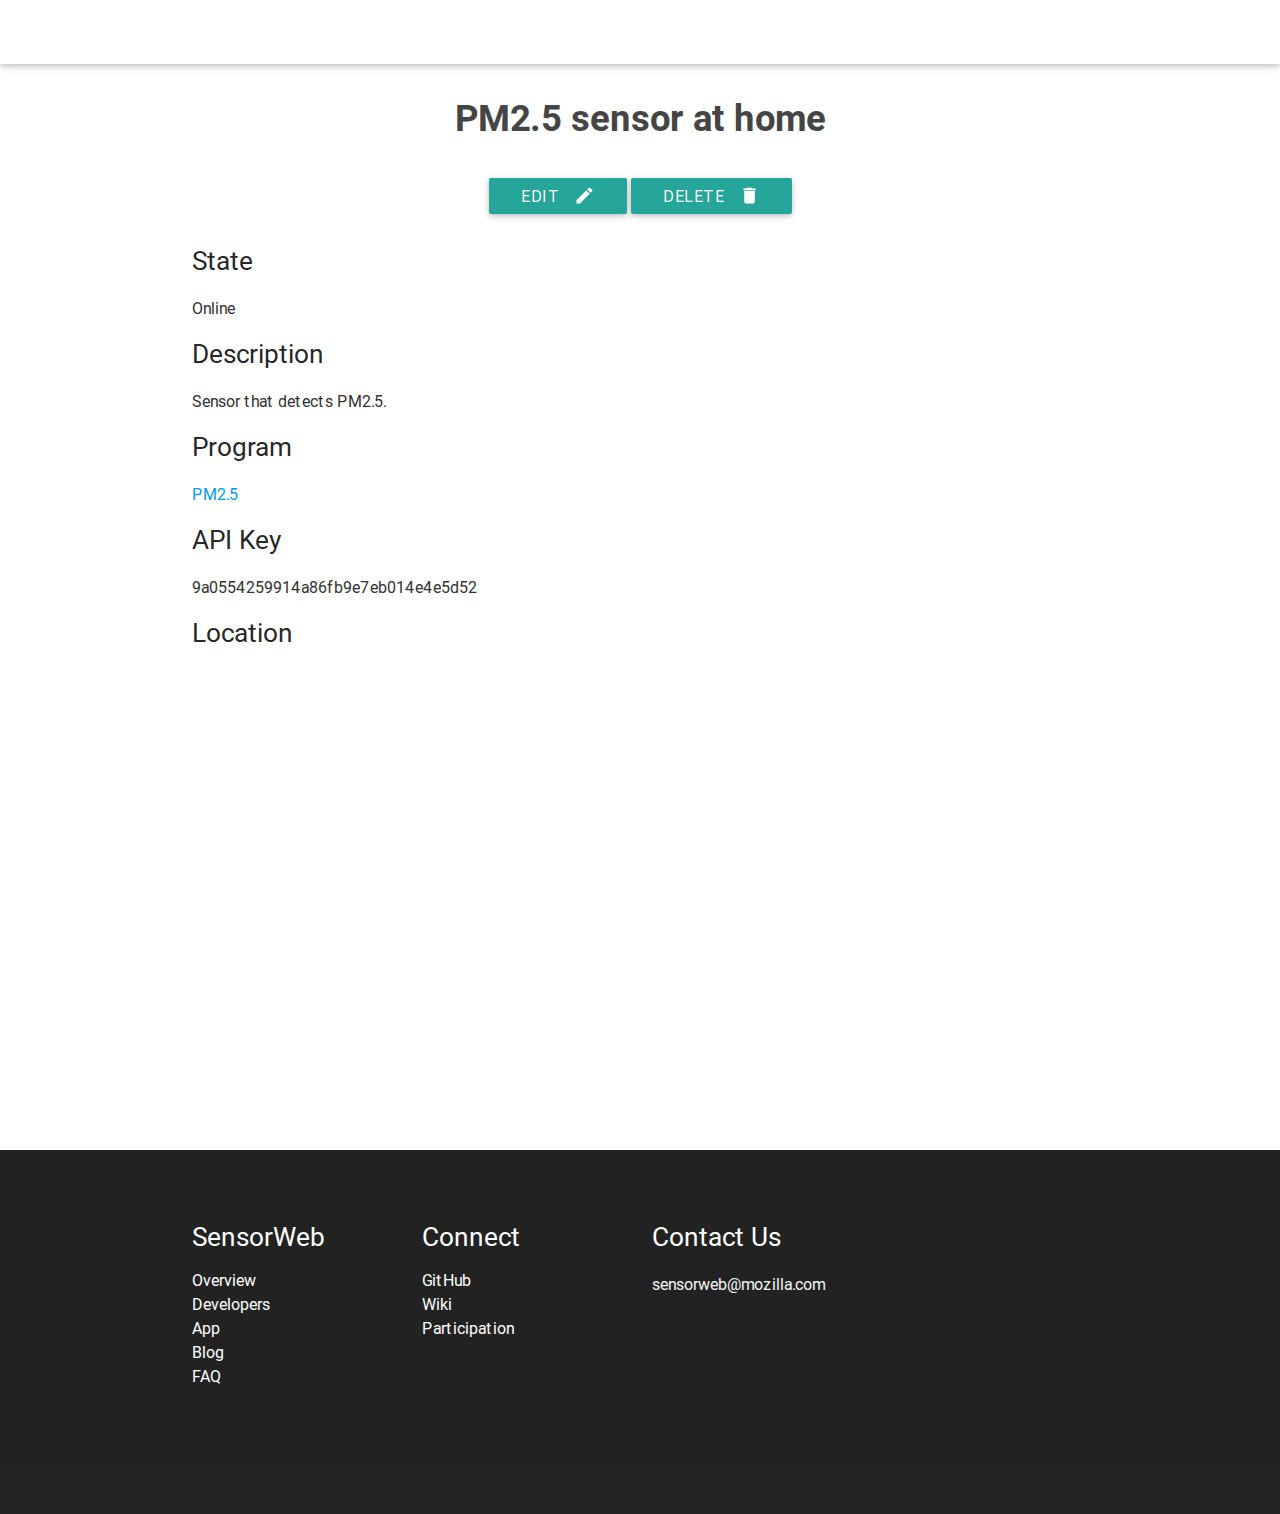
<file: sensor-detail.html>
<!DOCTYPE html>
<html>
<head>
  <meta http-equiv="Content-Type" content="text/html; charset=UTF-8"/>
  <meta name="viewport" content="width=device-width, initial-scale=1, maximum-scale=1.0, user-scalable=no"/>
  <title>SensorWeb</title>
  <link href="https://fonts.googleapis.com/icon?family=Material+Icons" rel="stylesheet">
  <link href="css/materialize.css" type="text/css" rel="stylesheet" media="screen,projection"/>
  <link href="css/style.css" type="text/css" rel="stylesheet" media="screen,projection"/>
</head>
<body>
  <nav class="white" role="navigation">
    <div class="nav-wrapper container">
      <a id="logo-container" href="index.html" class="brand-logo">SensorWeb</a>
      <ul class="right hide-on-med-and-down">
        <li><a href="programs.html">Programs</a></li>
        <li><a href="documentation.html">Documentation</a></li>
        <li><a href="sensor-management.html">Login</a></li>
      </ul>

      <ul id="nav-mobile" class="side-nav">
        <li><a href="programs.html">Programs</a></li>
        <li><a href="documentation.html">Documentation</a></li>
        <li><a href="sensor-management.html">Login</a></li>
      </ul>
      <a href="#" data-activates="nav-mobile" class="button-collapse"><i class="material-icons">menu</i></a>
    </div>
  </nav>

  <div class="container">
    <div class="section">
      <div class="row">
        <div class="col s12 center">
          <h4>PM2.5 sensor at home</h4>
          <a class="waves-effect waves-light btn" href="sensor-setup.html">Edit<i class="large material-icons right">mode_edit</i></a>
          <a class="waves-effect waves-light btn">Delete<i class="material-icons right">delete</i></a>
        </div>
      </div>
      <div class="row">
        <div class="col s12">
          <h5>State</h5>
          <p>Online</p>
          <h5>Description</h5>
          <p>Sensor that detects PM2.5.</p>
          <h5>Program</h5>
          <p><a href="program-detail.html">PM2.5</a></p>
          <h5>API Key</h5>
          <p>9a0554259914a86fb9e7eb014e4e5d52</p>
          <h5>Location</h5>
          <iframe src="https://www.google.com/maps/embed?pb=!1m18!1m12!1m3!1d57840.629545957665!2d121.53171502725436!3d25.03273874475111!2m3!1f0!2f0!3f0!3m2!1i1024!2i768!4f13.1!3m3!1m2!1s0x3442abb11338f209%3A0xfb51fd33eca2ee9f!2z576O5ZWG6KyA5pm6!5e0!3m2!1szh-TW!2stw!4v1457605536858" width="600" height="450" frameborder="0" style="border:0" allowfullscreen></iframe>
        </div>
      </div>
    </div>
  </div>

  <footer class="page-footer teal">
    <div class="container">
      <div class="row">
        <div class="col l3 s12">
          <h5 class="white-text">SensorWeb</h5>
          <ul>
            <li><a class="white-text" href="#">Overview</a></li>
            <li><a class="white-text" href="#">Developers</a></li>
            <li><a class="white-text" href="#">App</a></li>
            <li><a class="white-text" href="#">Blog</a></li>
            <li><a class="white-text" href="#">FAQ</a></li>
          </ul>
        </div>
        <div class="col l3 s12">
          <h5 class="white-text">Connect</h5>
          <ul>
            <li><a class="white-text" href="https://github.com/sensor-web" target="_blank">GitHub</a></li>
            <li><a class="white-text" href="https://wiki.mozilla.org/SensorWeb" target="_blank">Wiki</a></li>
            <li><a class="white-text" href="https://wiki.mozilla.org/Connected_Devices/Participation" target="_blank">Participation</a></li>
          </ul>
        </div>
        <div class="col l6 s12">
          <h5 class="white-text">Contact Us</h5>
          <p class="grey-text text-lighten-4">sensorweb@mozilla.com</p>
        </div>
      </div>
    </div>
    <div class="footer-copyright">
      <div class="container">
      Made by <a class="brown-text text-lighten-3" href="http://materializecss.com">Materialize</a>
      </div>
    </div>
  </footer>

  <script src="https://code.jquery.com/jquery-2.1.1.min.js"></script>
  <script src="js/materialize.min.js"></script>
  <script src="js/init.js"></script>
  <script src="js/sensor-detail.js"></script>
  <script>
    (function(i,s,o,g,r,a,m){i['GoogleAnalyticsObject']=r;i[r]=i[r]||function(){
    (i[r].q=i[r].q||[]).push(arguments)},i[r].l=1*new Date();a=s.createElement(o),
    m=s.getElementsByTagName(o)[0];a.async=1;a.src=g;m.parentNode.insertBefore(a,m)
    })(window,document,'script','//www.google-analytics.com/analytics.js','ga');
    ga('create', 'UA-75040994-1', 'auto');
    ga('send', 'pageview');
  </script>
</body>
</html>
</file>
<file: css/index.css>
#index-form input{
  color: white;
}

#index-contact-banner {
  background-image: url("../images/01_contact.png");
  background-size: cover;
  background-repeat: none;
  background-position: center center;
}

#index-contact-banner h3,
#index-form .title {
  color: white;
}
</file>
<file: css/projects.css>
#feedback-modal {
  width: 60%;
}

#projects-fb-form {
  padding: 2%;
}

/*Sections*/

.fullscreen{
  padding-top: 50px;
  padding-bottom: 50px;
  width: 100%;
  /*background-color: #333;*/
}

#background-1{
  background: url(../images/02_cover.png);
  background-size: cover;
  background-repeat: none;
  background-position: center center;
}

#background-2{
  background: url(../images/02_give_feedback.png);
  background-size: cover;
  background-repeat: none;
  background-position: center center;
}

#image-1{
  background: url(../images/02_contribute_all.png);
  background-size: cover;
  background-repeat: none;
  background-position: center center;
}

#image-2{
  background: url(../images/02_contribute.png);
  background-size: cover;
  background-repeat: none;
  background-position: center center;
}
</file>
<file: css/style.css>
/* Custom Stylesheet */
/**
 * Use this file to override Materialize files so you can update
 * the core Materialize files in the future
 *
 * Made By MaterializeCSS.com
 */

html, body{
  height: 100%;
  font-size: 12pt;
}

nav{
  z-index: 1000 !important;
  top:0;
}

nav ul a,
nav .brand-logo {
  color: #FFF;
}

.brand-logo {
  font-size: 1.5em !important;
  font-weight: 500;
  font-style: italic;
  letter-spacing: 1.2px; 
}

.teal {
  background-color: #5cc7b8 !important;
}

.banner {
  background-color: #f3f3f3;
  padding-top: 50px;
  padding-bottom: 50px;
}

#index-banner {
  height: 768px;
}

#what {
  padding-top: 150px;
  padding-bottom: 150px;
}

.place-image {
  display: block;
  background-color: #ccc;
  width: 90%;
  height: 350px;
  margin: auto;
  margin-top: 20px;
}




/*Typography*/

p {
  line-height: 2rem;
  color: #333;
}

h2 {
  font-weight: 100 !important;
  letter-spacing: 2px;
}

h3, h4 {
  margin-bottom: 40px;
  color: #454545;
  font-weight: 700;
}

.contents{
  font-size: 1.25em;
  line-height: 1.8;
  font-weight: 300;
  color: #545353;
  text-align: left;
}

.text-white {
  color: #FFF;
}
/*Footer*/

.page-footer a{
  /*font-weight: 300;*/
}
.page-footer a:hover{
  opacity: 0.6;
}

.white-text.head {
  text-transform: uppercase;
  font-weight: 700;
  font-size: 1.2em;
  letter-spacing: 1px;
}

.page-footer {
  background-color: #222 !important;
}

.page-footer .container {
  padding: 40px 0 40px 0;
}


/*Button*/

.btn-large {
  height: 55px;
  width: 180px;
  border-radius: 55px !important;
  text-transform: capitalize;
  font-size: 1.1em;
  background-color: #5cc7b8;
}

.button-collapse {
  color: #26a69a;
}

/*Parallax*/

.parallax-container {
  min-height: 380px;
  line-height: 0;
  height: auto;
  color: rgba(255,255,255,.9);
}
.parallax-container .section {
  width: 100%;
}


@media only screen and (max-width : 992px) {
  .place-image {
    width: 100%;
    margin-top: 30px;
    margin-bottom: 30px;
  }
  .banner, #what {
    text-align: center;
  }
}
@media only screen and (min-width : 992px) {

  .image-right {
    float: right;
  }

  .image-left {
    float: left;
  }

}

@media only screen and (max-width : 600px) {
  /*#index-banner .section {
    top: 0;
  }*/
}

.icon-block {
  padding: 0 15px;
}
.icon-block .material-icons {
  font-size: inherit;
}

footer.page-footer {
  margin: 0;
}
</file>
